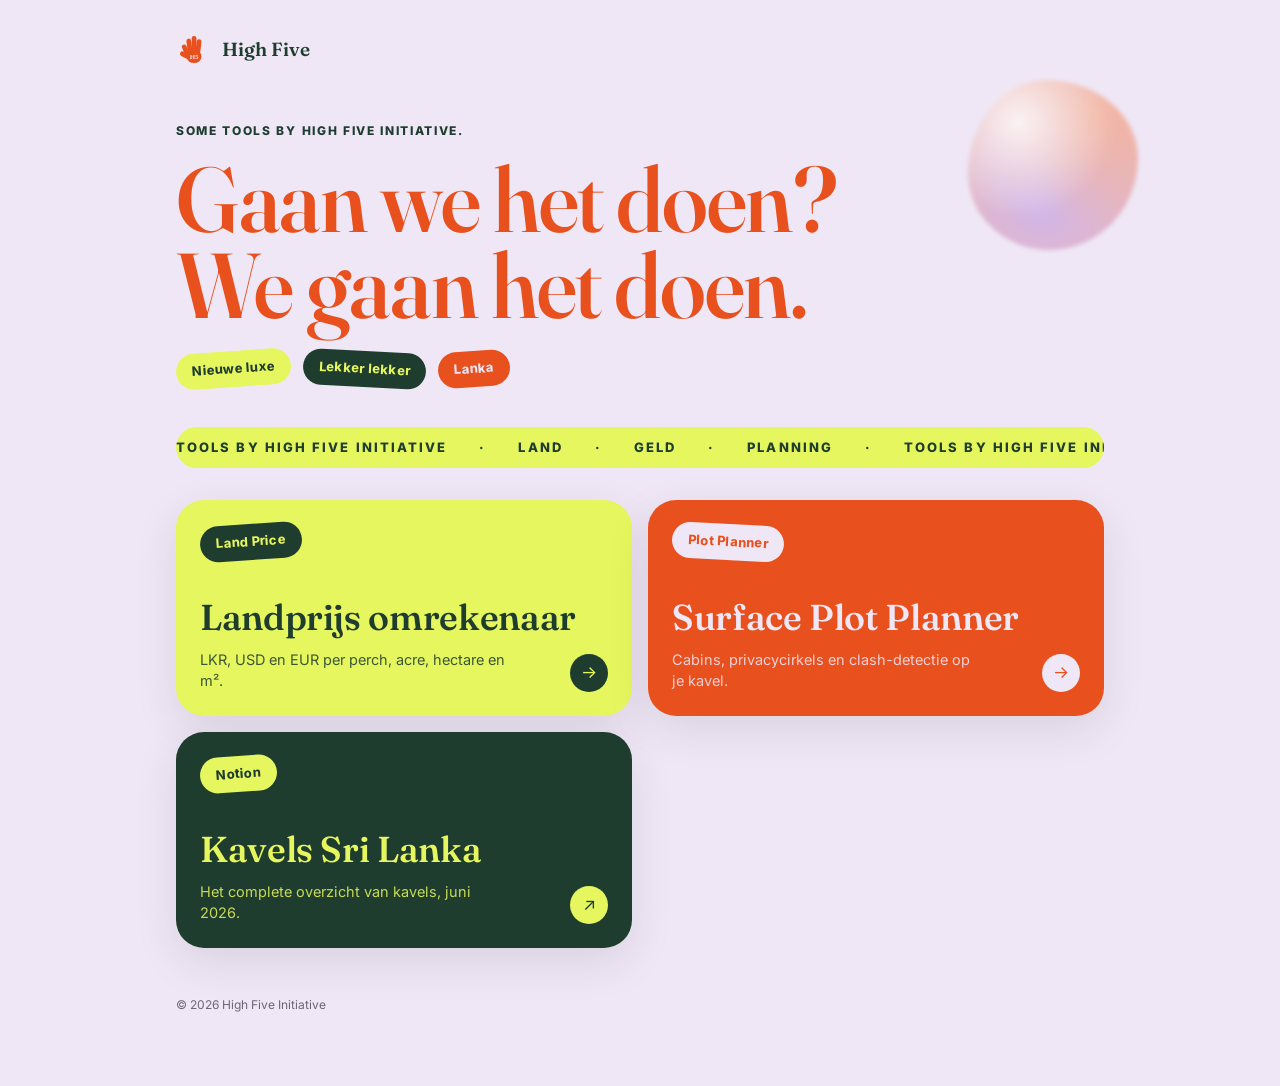
<file: index.html>
<!doctype html>
<html lang="nl">
<head>
  <meta charset="utf-8">
  <meta name="viewport" content="width=device-width, initial-scale=1, viewport-fit=cover">
  <meta name="theme-color" content="#efe7f6">
  <meta name="description" content="Kleine, snelle webtools van het High Five Initiative.">
  <title>High Five — Tools</title>
  <link rel="icon" href="assets/favicon.svg" type="image/svg+xml">
  <link rel="preconnect" href="https://fonts.gstatic.com" crossorigin>
  <link href="https://fonts.googleapis.com/css2?family=Fraunces:opsz,wght@9..144,400..700&family=Inter:wght@400..900&display=swap" rel="stylesheet">
  <link rel="stylesheet" href="assets/style.css">
</head>
<body>
<main>

  <header class="site-header">
    <img src="assets/logo.svg" alt="">
    <a class="wordmark" href="./">High Five</a>
  </header>

  <section class="hero">
    <div class="orb" aria-hidden="true"></div>
    <p class="eyebrow">some tools by High Five Initiative.</p>
    <h1>Gaan we het doen?<br>We gaan het doen.</h1>
    <div class="sticker-row" aria-hidden="true">
      <span class="pill lime tilt-l">Nieuwe luxe</span>
      <span class="pill green tilt-r">Lekker lekker</span>
      <span class="pill verm tilt-l">Lanka</span>
    </div>
  </section>
  
  <div class="marquee" aria-hidden="true">
    <div class="marquee-track">
      <span>Tools by High Five Initiative</span><span>·</span>
      <span>Land</span><span>·</span><span>Geld</span><span>·</span><span>Planning</span><span>·</span>
      <span>Tools by High Five Initiative</span><span>·</span>
      <span>Land</span><span>·</span><span>Geld</span><span>·</span><span>Planning</span><span>·</span>
    </div>
  </div>

  <!-- Kaarten worden gerenderd vanuit HF.TOOLS in assets/script.js -->
  <section id="tools" class="tool-grid" aria-label="Alle tools"></section>

  <noscript>
    <p><a href="tools/land-price/">Landprijs omrekenaar</a> ·
       <a href="tools/plot-planner/">Surface Plot Planner</a> ·
       <a href="https://app.notion.com/p/Kavels-Sri-juni-2026-3aadd7efede580a1bdc0fbca83c7172e"
          target="_blank" rel="noopener noreferrer">Kavels Sri Lanka</a></p>
  </noscript>

  <footer class="site-footer">
    © <span id="year"></span> High Five Initiative
  </footer>

</main>

<script src="assets/script.js"></script>
<script>
  HF.renderTools('tools');
  HF.setYear('year');
</script>
</body>
</html>
</file>
<file: assets/style.css>
/* ==========================================================================
   High Five — design system v2 "Nieuwe luxe"
   Lila basis, vermiljoen + acid-lime accenten, Fraunces display-serif,
   sticker-pills en een marquee. Mobile-first, geen frameworks.
   ========================================================================== */

/* ---- 1. Design tokens -------------------------------------------------- */
:root {
  /* Kleur */
  --lilac:      #efe7f6;   /* achtergrond */
  --lilac-soft: #f6f1fa;
  --vermilion:  #e8501e;   /* primair accent */
  --lime:       #e6f65e;   /* acid accent */
  --green:      #1e3d2f;   /* merkanker (forest) */
  --ink:        #241b28;
  --paper:      #ffffff;
  --muted:      #6f6478;
  --line:       #ddd0ea;

  /* Spacing (4-punts schaal) */
  --s-1: 4px;  --s-2: 8px;  --s-3: 12px; --s-4: 16px;
  --s-5: 24px; --s-6: 32px; --s-7: 48px; --s-8: 72px;

  /* Vorm & diepte */
  --radius-s: 14px;
  --radius-m: 20px;
  --radius-l: 28px;
  --shadow-card: 0 14px 44px rgba(36, 27, 40, .10);
  --shadow-lift: 0 20px 56px rgba(36, 27, 40, .16);

  /* Typografie */
  --font:    "Inter", ui-sans-serif, system-ui, -apple-system, "Segoe UI", sans-serif;
  --display: "Fraunces", Georgia, "Times New Roman", serif;
}

/* ---- 2. Basis ----------------------------------------------------------- */
* { box-sizing: border-box; }

html { -webkit-text-size-adjust: 100%; }

body {
  margin: 0;
  min-height: 100dvh;
  background: var(--lilac);
  color: var(--ink);
  font-family: var(--font);
  font-size: 16px;
  line-height: 1.5;
  -webkit-font-smoothing: antialiased;
}

main {
  width: min(960px, 100%);
  margin: 0 auto;
  padding:
    calc(var(--s-5) + env(safe-area-inset-top)) var(--s-4)
    calc(var(--s-8) + env(safe-area-inset-bottom));
}

::selection { background: var(--lime); color: var(--green); }

:focus-visible {
  outline: 3px solid var(--ink);
  outline-offset: 2px;
  border-radius: 6px;
}

/* ---- 3. Typografie ------------------------------------------------------ */
h1 {
  margin: 0;
  font-family: var(--display);
  font-weight: 560;
  font-size: clamp(46px, 11.5vw, 92px);
  line-height: .93;
  letter-spacing: -.015em;
  color: var(--vermilion);
  font-variation-settings: "opsz" 120;
}

h2 {
  margin: 0;
  font-family: var(--display);
  font-weight: 560;
  font-size: 28px;
  line-height: 1.05;
  letter-spacing: -.01em;
}

.eyebrow {
  margin: 0 0 var(--s-4);
  font-size: 12px;
  font-weight: 800;
  letter-spacing: .14em;
  text-transform: uppercase;
  color: var(--green);
}

.lede {
  margin: var(--s-4) 0 0;
  max-width: 46ch;
  color: var(--ink);
  font-size: 17px;
}

/* ---- 4. Siteframe -------------------------------------------------------- */
.site-header {
  display: flex;
  align-items: center;
  gap: var(--s-3);
  padding: var(--s-2) 0 var(--s-6);
}

.site-header img { width: 34px; height: 34px; display: block; }

.site-header .wordmark {
  font-family: var(--display);
  font-weight: 600;
  font-size: 19px;
  color: var(--green);
  text-decoration: none;
}

.site-footer {
  margin-top: var(--s-7);
  font-size: 12px;
  color: var(--muted);
  line-height: 1.5;
}

/* ---- 5. Gradient-blob (ambient accent) ----------------------------------- */
.orb {
  --orb-a: #f3b09a;   /* perzik-vermiljoen */
  --orb-b: #cdb2ee;   /* violet */
  width: var(--orb-size, 170px);
  height: var(--orb-size, 170px);
  border-radius: 46% 54% 52% 48% / 55% 46% 54% 45%;
  background:
    radial-gradient(circle at 30% 25%, rgba(255,255,255,.85), rgba(255,255,255,0) 55%),
    radial-gradient(circle at 75% 20%, var(--orb-a), rgba(255,255,255,0) 62%),
    radial-gradient(circle at 45% 70%, var(--orb-b), var(--orb-a));
  filter: blur(2px);
}

.hero {
  position: relative;
  padding: var(--s-5) 0 var(--s-6);
}

.hero .orb {
  position: absolute;
  right: -34px;
  top: -18px;
  opacity: .9;
  z-index: 0;
  animation: drift 16s ease-in-out infinite alternate;
}

.hero > :not(.orb) { position: relative; z-index: 1; }

@keyframes drift {
  from { transform: translate(0, 0) rotate(0deg) scale(1); }
  to   { transform: translate(-16px, 18px) rotate(9deg) scale(1.07); }
}

/* ---- 6. Sticker-pills ----------------------------------------------------- */
.pill {
  display: inline-block;
  padding: 8px 16px;
  border-radius: 999px;
  font-size: 13px;
  font-weight: 750;
  letter-spacing: .02em;
  background: var(--paper);
  color: var(--ink);
}

.pill.lime  { background: var(--lime); color: var(--green); }
.pill.green { background: var(--green); color: var(--lime); }
.pill.verm  { background: var(--vermilion); color: var(--lilac); }
.pill.line  { background: transparent; border: 1.5px solid currentColor; }

.tilt-l { transform: rotate(-4deg); }
.tilt-r { transform: rotate(3deg); }

.sticker-row {
  display: flex;
  flex-wrap: wrap;
  gap: var(--s-3);
  margin-top: var(--s-5);
}

/* ---- 7. Marquee ----------------------------------------------------------- */
.marquee {
  overflow: hidden;
  background: var(--lime);
  color: var(--green);
  border-radius: 999px;
  margin: var(--s-2) 0 var(--s-6);
  padding: 11px 0;
}

.marquee-track {
  display: flex;
  gap: var(--s-6);
  width: max-content;
  white-space: nowrap;
  font-size: 13px;
  font-weight: 800;
  letter-spacing: .16em;
  text-transform: uppercase;
  animation: marquee 22s linear infinite;
}

@keyframes marquee {
  to { transform: translateX(-50%); }
}

@media (prefers-reduced-motion: reduce) {
  .hero .orb, .marquee-track { animation: none; }
  * { transition-duration: .01ms !important; }
}

/* ---- 8. Tool-kaarten (kleurblokken) --------------------------------------- */
.tool-grid {
  display: grid;
  grid-template-columns: 1fr;
  gap: var(--s-4);
}

@media (min-width: 640px) {
  .tool-grid { grid-template-columns: 1fr 1fr; }
}

.tool-card {
  --card-bg: var(--paper);
  --card-fg: var(--ink);
  position: relative;
  display: flex;
  flex-direction: column;
  gap: var(--s-3);
  min-height: 216px;
  padding: var(--s-5);
  background: var(--card-bg);
  color: var(--card-fg);
  border-radius: var(--radius-l);
  box-shadow: var(--shadow-card);
  text-decoration: none;
  transition: transform .25s ease, box-shadow .25s ease;
}

.tool-card:active { transform: scale(.985); }

@media (hover: hover) {
  .tool-card:hover {
    transform: translateY(-4px) rotate(-.6deg);
    box-shadow: var(--shadow-lift);
  }
  .tool-card:hover .pill { transform: rotate(0deg); }
}

.tool-card .pill { align-self: flex-start; transition: transform .25s ease; }

.tool-card h2 {
  font-size: clamp(28px, 6vw, 36px);
  margin-top: auto;
}

.tool-card p {
  margin: 0;
  font-size: 14.5px;
  opacity: .85;
  max-width: 34ch;
}

.tool-card .arrow {
  position: absolute;
  right: var(--s-5);
  bottom: var(--s-5);
  width: 38px;
  height: 38px;
  display: grid;
  place-items: center;
  border-radius: 50%;
  background: var(--card-fg);
  color: var(--card-bg);
  font-size: 17px;
}

/* ---- 9. Formulieren -------------------------------------------------------- */
.card {
  background: var(--paper);
  border-radius: var(--radius-l);
  padding: var(--s-4);
  box-shadow: var(--shadow-card);
}

.card h2 { margin-bottom: var(--s-4); font-size: 24px; color: var(--green); }

.field { margin-bottom: var(--s-3); }
.field:last-child { margin-bottom: 0; }

label {
  display: block;
  margin: 0 0 6px;
  font-size: 11.5px;
  font-weight: 800;
  letter-spacing: .1em;
  text-transform: uppercase;
  color: var(--muted);
}

.input-wrap { position: relative; }

input[type="text"],
input:not([type]) {
  width: 100%;
  border: 1.5px solid var(--line);
  background: var(--paper);
  color: var(--ink);
  border-radius: var(--radius-s);
  padding: 14px 66px 14px 14px;
  font: inherit;
  font-size: 18px;
  font-variant-numeric: tabular-nums;
  outline: none;
  transition: border-color .15s ease, box-shadow .15s ease;
}

input:focus {
  border-color: var(--vermilion);
  box-shadow: 0 0 0 3px rgba(232, 80, 30, .16);
}

.unit {
  position: absolute;
  right: 14px;
  top: 50%;
  transform: translateY(-50%);
  font-weight: 800;
  font-size: 12.5px;
  color: var(--muted);
  pointer-events: none;
}

/* ---- 10. Knoppen ------------------------------------------------------------ */
.btn {
  display: inline-flex;
  align-items: center;
  gap: var(--s-2);
  border: 0;
  border-radius: 999px;
  padding: 12px 22px;
  font: inherit;
  font-weight: 700;
  cursor: pointer;
  transition: transform .15s ease, opacity .15s ease;
}

.btn:active { transform: scale(.97); }

.btn-primary { background: var(--vermilion); color: var(--lilac); }
.btn-ghost   { background: transparent; color: var(--muted); padding: 8px 12px; }
.btn-ghost:hover { color: var(--ink); }

/* ---- 11. Samenvatting / metrics --------------------------------------------- */
.summary {
  margin-top: var(--s-4);
  background: var(--vermilion);
  color: var(--lilac);
  border-radius: var(--radius-l);
  padding: var(--s-5);
}

.summary h2 {
  margin: 0 0 var(--s-4);
  font-size: 26px;
  color: var(--lilac);
}

.summary-grid {
  display: grid;
  grid-template-columns: 1fr 1fr;
  gap: var(--s-3);
}

@media (min-width: 640px) {
  .summary-grid { grid-template-columns: repeat(4, 1fr); }
}

.metric {
  background: rgba(255, 245, 240, .16);
  border-radius: var(--radius-s);
  padding: var(--s-4);
  min-width: 0;
}

.metric-label {
  font-size: 11px;
  text-transform: uppercase;
  letter-spacing: .08em;
  opacity: .8;
  font-weight: 750;
}

.metric-value {
  margin-top: 6px;
  font-size: clamp(19px, 4.5vw, 28px);
  font-weight: 850;
  letter-spacing: -.03em;
  font-variant-numeric: tabular-nums;
  overflow-wrap: anywhere;
}

/* ---- 12. Statusregel & terug-link -------------------------------------------- */
.status {
  display: flex;
  align-items: center;
  gap: var(--s-2);
  min-height: 20px;
  margin-top: var(--s-3);
  font-size: 12px;
  color: var(--muted);
}

.status.is-loading::before {
  content: "";
  width: 8px;
  height: 8px;
  border-radius: 50%;
  background: var(--vermilion);
  animation: pulse 1s ease-in-out infinite;
}

@keyframes pulse {
  0%, 100% { opacity: .35; transform: scale(.85); }
  50%      { opacity: 1;   transform: scale(1); }
}

.back-link {
  display: inline-flex;
  align-items: center;
  gap: 6px;
  margin-bottom: var(--s-4);
  font-size: 14px;
  font-weight: 700;
  color: var(--green);
  text-decoration: none;
}

.back-link:hover { color: var(--vermilion); }

/* ---- 13. Tool-lay-out --------------------------------------------------------- */
.columns {
  display: grid;
  grid-template-columns: 1fr 1fr;
  gap: var(--s-4);
  align-items: start;
}

@media (max-width: 640px) {
  .columns { gap: var(--s-2); }
  .card { padding: var(--s-3); border-radius: var(--radius-m); }
  .card h2 { font-size: 19px; }
  input[type="text"],
  input:not([type]) { padding: 13px 50px 13px 11px; font-size: 16px; }
  .unit { right: 10px; font-size: 11px; }
}
</file>
